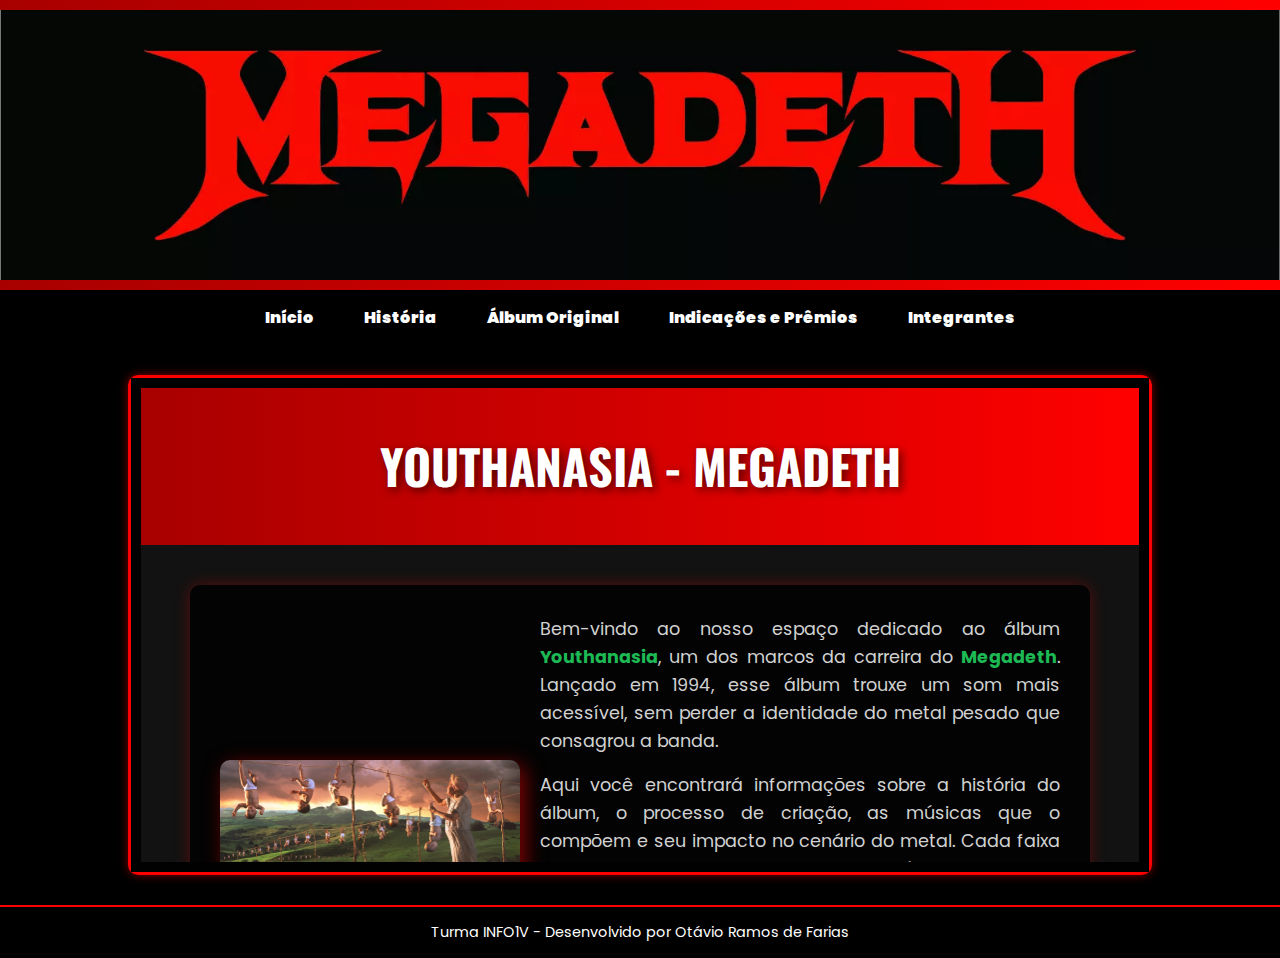
<file: index.html>
<!DOCTYPE html>
<html lang="pt-br">
<head>
    <meta charset="UTF-8">
    <meta name="viewport" content="width=device-width, initial-scale=1.0">
    <title>Megadeth - Youthanasia</title>
    <link href="https://fonts.googleapis.com/css2?family=Oswald:wght@500&family=Poppins:wght@300;400;600&display=swap" rel="stylesheet">
    <link rel="stylesheet" href="css/style.css">
</head>
<body>

    <header>
        <div class="logo">
            <img src="img/s-l1600.jpg" alt="Logo do Site">
        </div>
    </header>

    <nav>
        <ul>
            <li><a href="paginas/inicio.html" target="conteudo"><b>Início</b></a></li>
            <li><a href="paginas/pagina1.html" target="conteudo"><b>História</b></a></li>
            <li><a href="paginas/pagina2.html" target="conteudo"><b>Álbum Original</b></a></li>
            <li><a href="paginas/pagina3.html" target="conteudo"><b>Indicações e Prêmios</b></a></li>
            <li><a href="paginas/pagina4.html" target="conteudo"><b>Integrantes</b></a></li>
        </ul>
    </nav>

    <section id="conteudo-container">
        <div id="conteudo-box">
            <iframe name="conteudo" src="paginas/inicio.html"></iframe>
        </div>
    </section>

    <footer>
        <p>Turma INFO1V - Desenvolvido por Otávio Ramos de Farias</p>
    </footer>

</body>
</html>
</file>
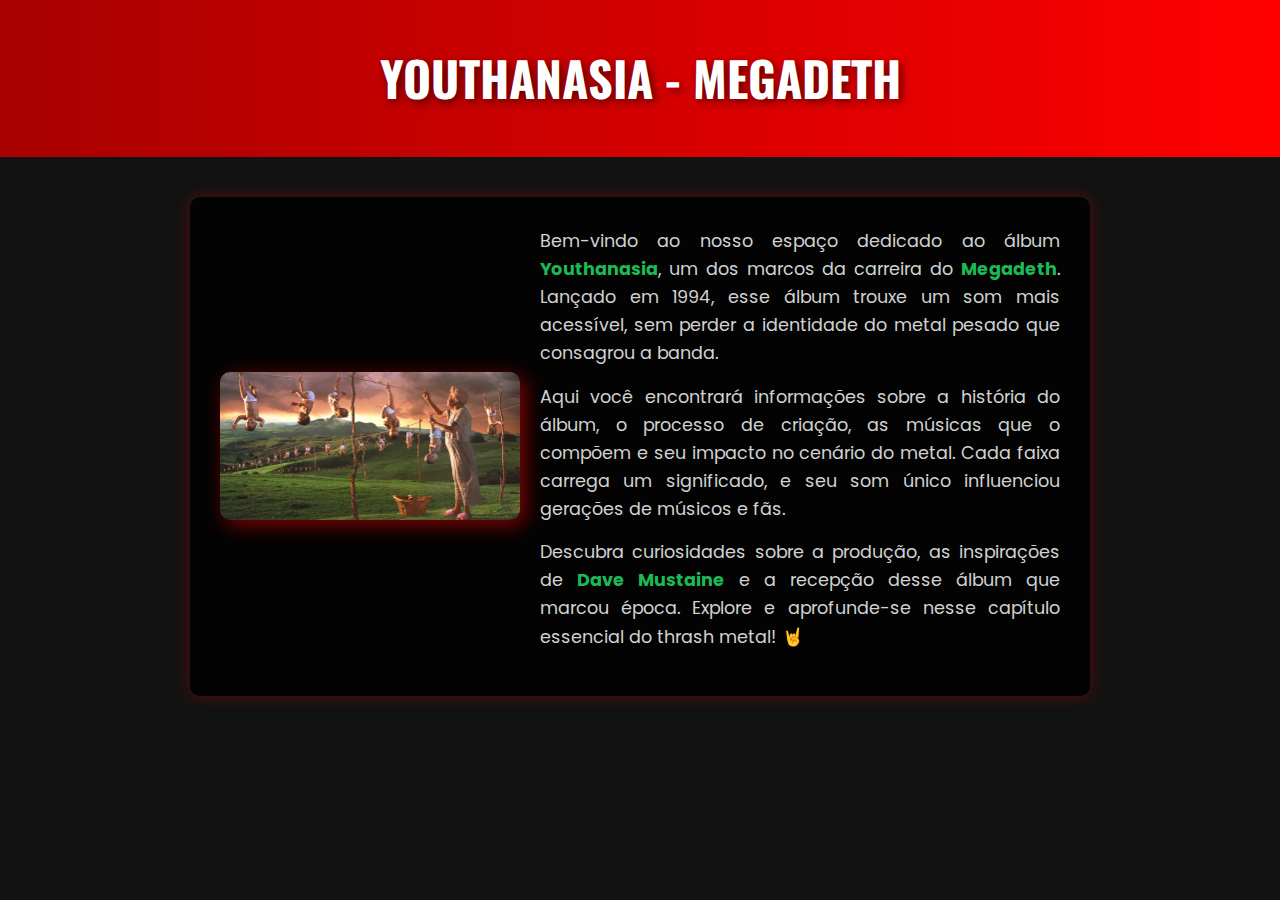
<file: paginas/inicio.html>
<!DOCTYPE html>
<html lang="pt-br">
<head>
    <meta charset="UTF-8">
    <meta name="viewport" content="width=device-width, initial-scale=1.0">
    <title>Youthanasia - Megadeth</title>

    <!-- Fonte Google -->
    <link href="https://fonts.googleapis.com/css2?family=Oswald:wght@500&family=Poppins:wght@300;400;600&display=swap" rel="stylesheet">
    
    <style>
        /* Reset Geral */
        * {
            margin: 0;
            padding: 0;
            box-sizing: border-box;
        }

        body {
            font-family: 'Poppins', sans-serif;
            color: #fff;
            text-align: justify;
            line-height: 1.6;
            background-color: #121212;
            padding: 0;
        }

        /* Cabeçalho */
        header {
            text-align: center;
            padding: 40px 20px;
            background: linear-gradient(to right, #a80000, #ff0000);
            color: white;
        }

        header h1 {
            font-size: 3em;
            font-family: 'Oswald', sans-serif;
            text-transform: uppercase;
            text-shadow: 3px 3px 10px rgba(0, 0, 0, 0.6);
        }

        /* Container do conteúdo */
        .container {
            max-width: 900px;
            margin: 40px auto;
            background: rgba(0, 0, 0, 0.8);
            padding: 30px;
            border-radius: 10px;
            box-shadow: 0px 0px 15px rgba(255, 0, 0, 0.3);
            display: flex;
            align-items: center;
        }

        /* Imagem do álbum */
        .album-cover {
            width: 300px;
            border-radius: 10px;
            margin-right: 20px;
            box-shadow: 5px 5px 20px rgba(255, 0, 0, 0.5);
        }

        /* Texto */
        .content {
            flex: 1;
        }

        p {
            margin-bottom: 15px;
            font-size: 1.1em;
            color: #d1d1d1;
        }

        b {
            color: #1DB954; /* Verde do Spotify */
        }

        /* Responsividade */
        @media (max-width: 768px) {
            header h1 {
                font-size: 2.2em;
            }

            .container {
                flex-direction: column;
                text-align: center;
                padding: 20px;
            }

            .album-cover {
                width: 90%;
                margin: 0 auto 20px;
            }
        }
    </style>
</head>

<body>

    <header>
        <h1>Youthanasia - Megadeth</h1>
    </header>

    <div class="container">
        <img src="../img/youthanasia.jpg" alt="Capa do Álbum Youthanasia" class="album-cover"> 

        <div class="content">
            <p>
                Bem-vindo ao nosso espaço dedicado ao álbum <b>Youthanasia</b>, um dos marcos da carreira do <b>Megadeth</b>.  
                Lançado em 1994, esse álbum trouxe um som mais acessível, sem perder a identidade do metal pesado que consagrou a banda.
            </p>
            <p>
                Aqui você encontrará informações sobre a história do álbum, o processo de criação, as músicas que o compõem 
                e seu impacto no cenário do metal. Cada faixa carrega um significado, e seu som único influenciou gerações de músicos e fãs.
            </p>
            <p>
                Descubra curiosidades sobre a produção, as inspirações de <b>Dave Mustaine</b> e a recepção desse álbum que marcou época.
                Explore e aprofunde-se nesse capítulo essencial do thrash metal! 🤘
            </p>
        </div>
    </div>

</body>
</html>
</file>
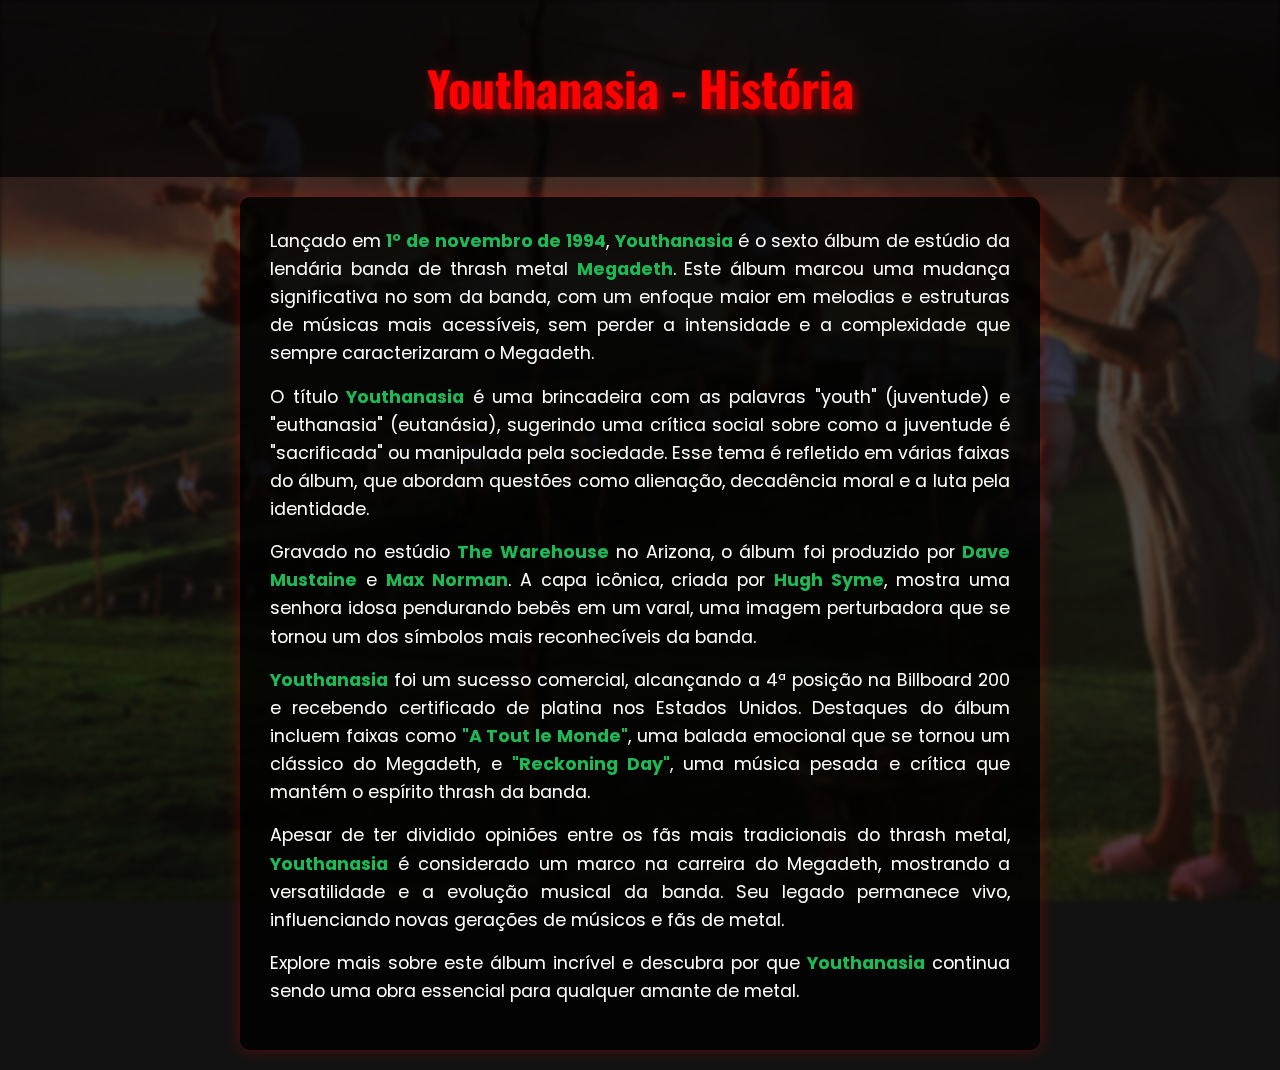
<file: paginas/pagina1.html>
<!DOCTYPE html>
<html lang="pt-br">
<head>
    <meta charset="UTF-8">
    <meta name="viewport" content="width=device-width, initial-scale=1.0">
    <title>Youthanasia - Megadeth</title>
    
    <!-- Fonte Google -->
    <link href="https://fonts.googleapis.com/css2?family=Oswald:wght@500&family=Poppins:wght@300;400;600&display=swap" rel="stylesheet">
    
    <style>
        /* Reset Geral */
        * {
            margin: 0;
            padding: 0;
            box-sizing: border-box;
        }

        body {
            font-family: 'Poppins', sans-serif;
            color: #fff;
            text-align: justify;
            line-height: 1.6;
            background-color: #121212;
            position: relative;
            padding: 0;
        }

        /* Fundo com imagem escurecida */
        .background {
            position: fixed;
            top: 0;
            left: 0;
            width: 100%;
            height: 100%;
            object-fit: cover;
            z-index: -1;
            filter: brightness(30%) blur(2px);
        }

        /* Cabeçalho */
        header {
            text-align: center;
            padding: 50px 20px;
            background: rgba(0, 0, 0, 0.7);
        }

        header h1 {
            font-size: 3em;
            font-family: 'Oswald', sans-serif;
            color: #f00; /* Vermelho Megadeth */
            text-shadow: 3px 3px 10px rgba(255, 0, 0, 0.6);
        }

        /* Container do conteúdo */
        .content {
            max-width: 800px;
            margin: 20px auto;
            padding: 30px;
            background: rgba(0, 0, 0, 0.8);
            border-radius: 10px;
            box-shadow: 0px 0px 15px rgba(255, 0, 0, 0.3);
        }

        /* Texto */
        p {
            margin-bottom: 15px;
            font-size: 1.1em;
        }

        /* Destaques em negrito */
        b {
            color: #1DB954; /* Verde do Spotify */
        }

        /* Responsividade */
        @media (max-width: 768px) {
            header h1 {
                font-size: 2.2em;
            }

            .content {
                padding: 20px;
            }
        }
    </style>
</head>

<body>

    <img src="../img/youthanasia.jpg" alt="Capa do Álbum Youthanasia" class="background"> 

    <header>
        <h1>Youthanasia - História</h1>
    </header>

    <div class="content">
        <p>
            Lançado em <b>1º de novembro de 1994</b>, <b>Youthanasia</b> é o sexto álbum de estúdio da lendária banda de thrash metal <b>Megadeth</b>. 
            Este álbum marcou uma mudança significativa no som da banda, com um enfoque maior em melodias e estruturas de músicas mais acessíveis, 
            sem perder a intensidade e a complexidade que sempre caracterizaram o Megadeth.
        </p>
        <p>
            O título <b>Youthanasia</b> é uma brincadeira com as palavras "youth" (juventude) e "euthanasia" (eutanásia), sugerindo uma crítica social 
            sobre como a juventude é "sacrificada" ou manipulada pela sociedade. Esse tema é refletido em várias faixas do álbum, que abordam questões 
            como alienação, decadência moral e a luta pela identidade.
        </p>
        <p>
            Gravado no estúdio <b>The Warehouse</b> no Arizona, o álbum foi produzido por <b>Dave Mustaine</b> e <b>Max Norman</b>. A capa icônica, criada por <b>Hugh Syme</b>, 
            mostra uma senhora idosa pendurando bebês em um varal, uma imagem perturbadora que se tornou um dos símbolos mais reconhecíveis da banda.
        </p>
        <p>
            <b>Youthanasia</b> foi um sucesso comercial, alcançando a 4ª posição na Billboard 200 e recebendo certificado de platina nos Estados Unidos. 
            Destaques do álbum incluem faixas como <b>"A Tout le Monde"</b>, uma balada emocional que se tornou um clássico do Megadeth, e <b>"Reckoning Day"</b>, 
            uma música pesada e crítica que mantém o espírito thrash da banda.
        </p>
        <p>
            Apesar de ter dividido opiniões entre os fãs mais tradicionais do thrash metal, <b>Youthanasia</b> é considerado um marco na carreira do Megadeth, 
            mostrando a versatilidade e a evolução musical da banda. Seu legado permanece vivo, influenciando novas gerações de músicos e fãs de metal.
        </p>
        <p>
            Explore mais sobre este álbum incrível e descubra por que <b>Youthanasia</b> continua sendo uma obra essencial para qualquer amante de metal.
        </p>
    </div>

</body>
</html>
</file>
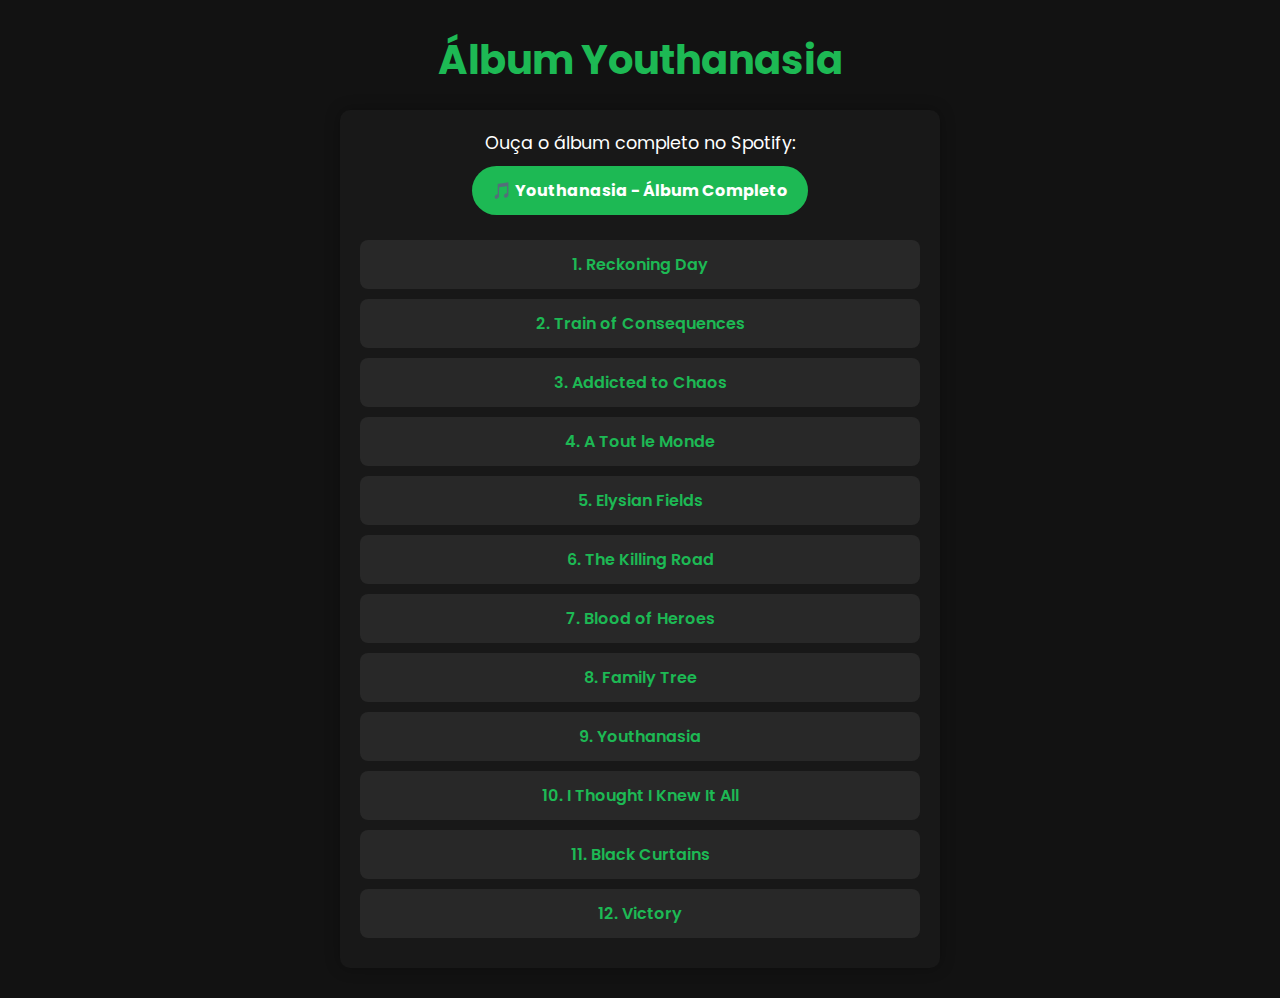
<file: paginas/pagina2.html>
<!DOCTYPE html>
<html lang="pt-br">
<head>
    <meta charset="UTF-8">
    <meta name="viewport" content="width=device-width, initial-scale=1.0">
    <title>Álbum - Youthanasia</title>
    <link href="https://fonts.googleapis.com/css2?family=Poppins:wght@300;400;600&display=swap" rel="stylesheet">
    <style>
        /* Reset e Estilização Geral */
        * {
            margin: 0;
            padding: 0;
            box-sizing: border-box;
        }

        body {
            font-family: 'Poppins', sans-serif;
            background-color: #121212; /* Preto Spotify */
            color: #fff;
            text-align: center;
            padding: 30px 20px;
        }

        h1 {
            font-size: 2.5em;
            margin-bottom: 20px;
            color: #1DB954;
        }

        .album-container {
            max-width: 600px;
            margin: auto;
            background-color: #181818; /* Cinza escuro */
            padding: 20px;
            border-radius: 10px;
            box-shadow: 0px 0px 15px rgba(0, 0, 0, 0.3);
        }

        .album-link {
            margin-bottom: 25px;
        }

        .album-link p {
            font-size: 1.1em;
            margin-bottom: 10px;
        }

        .album-link a {
            display: inline-block;
            background-color: #1DB954;
            color: #fff;
            text-decoration: none;
            font-weight: bold;
            padding: 12px 20px;
            border-radius: 30px;
            transition: background 0.3s;
        }

        .album-link a:hover {
            background-color: #169c46;
        }

        .musica {
            margin: 10px 0;
        }

        .musica a {
            display: block;
            background-color: #282828;
            color: #1DB954;
            padding: 12px;
            border-radius: 8px;
            text-decoration: none;
            font-weight: 600;
            transition: background 0.3s, transform 0.2s;
        }

        .musica a:hover {
            background-color: #1DB954;
            color: #fff;
            transform: scale(1.05);
        }
    </style>
</head>
<body>

    <h1>Álbum Youthanasia</h1>

    <div class="album-container">
        
        <div class="album-link">
            <p>Ouça o álbum completo no Spotify:</p>
            <a href="https://open.spotify.com/intl-pt/album/5iBvQWRRazoyt7CrEPFBsW?si=aNdxgbYKS0GXOwPoJe-Ayg" target="_blank">🎵 Youthanasia - Álbum Completo</a>
        </div>

        <div class="musica"><a href="https://open.spotify.com/intl-pt/track/6enX7gZxEYmmT2fgp0VWM3?si=36d1507737f04f7a" target="_blank">1. Reckoning Day</a></div>
        <div class="musica"><a href="https://open.spotify.com/intl-pt/track/19Wj19suQmzZAhMNQz8JrO?si=b4b4983aa90d43fa" target="_blank">2. Train of Consequences</a></div>
        <div class="musica"><a href="https://open.spotify.com/intl-pt/track/4LMTMCvjRkgI81MM1hs1nK?si=551bc3d8e58648d8" target="_blank">3. Addicted to Chaos</a></div>
        <div class="musica"><a href="https://open.spotify.com/intl-pt/track/77Rn1FxBGeqDUXTD2QFeCb?si=b135228818774713" target="_blank">4. A Tout le Monde</a></div>
        <div class="musica"><a href="https://open.spotify.com/intl-pt/track/1xbIQq6N4wbdzhKFAiEgKb?si=65f0a15c43e44a1c" target="_blank">5. Elysian Fields</a></div>
        <div class="musica"><a href="https://open.spotify.com/intl-pt/track/5MELO3GLE0jUFDwnm6tBn7?si=ee355f24907f43df" target="_blank">6. The Killing Road</a></div>
        <div class="musica"><a href="https://open.spotify.com/intl-pt/track/4jv45d0y221qboBB0UJWgW?si=5a653ed29e35453b" target="_blank">7. Blood of Heroes</a></div>
        <div class="musica"><a href="https://open.spotify.com/intl-pt/track/2sx5nmv3hiPWiEYWmkVBJW?si=8cf48c4eba5e4f1e" target="_blank">8. Family Tree</a></div>
        <div class="musica"><a href="https://open.spotify.com/intl-pt/track/1U1YFMqyocts23ioa74vgc?si=57ea4e484378433b" target="_blank">9. Youthanasia</a></div>
        <div class="musica"><a href="https://open.spotify.com/intl-pt/track/1ztoXluqtCV4eH6d4ap5gE?si=f446e6887b4245f8" target="_blank">10. I Thought I Knew It All</a></div>
        <div class="musica"><a href="https://open.spotify.com/intl-pt/track/69jH4fdxtyYaUflBKerbmu?si=cf10364175e04d2e" target="_blank">11. Black Curtains</a></div>
        <div class="musica"><a href="https://open.spotify.com/intl-pt/track/02VcRqgXXFbJMUf8afzGdG?si=8defd11a8a50408" target="_blank">12. Victory</a></div>

    </div>

</body>
</html>
</file>
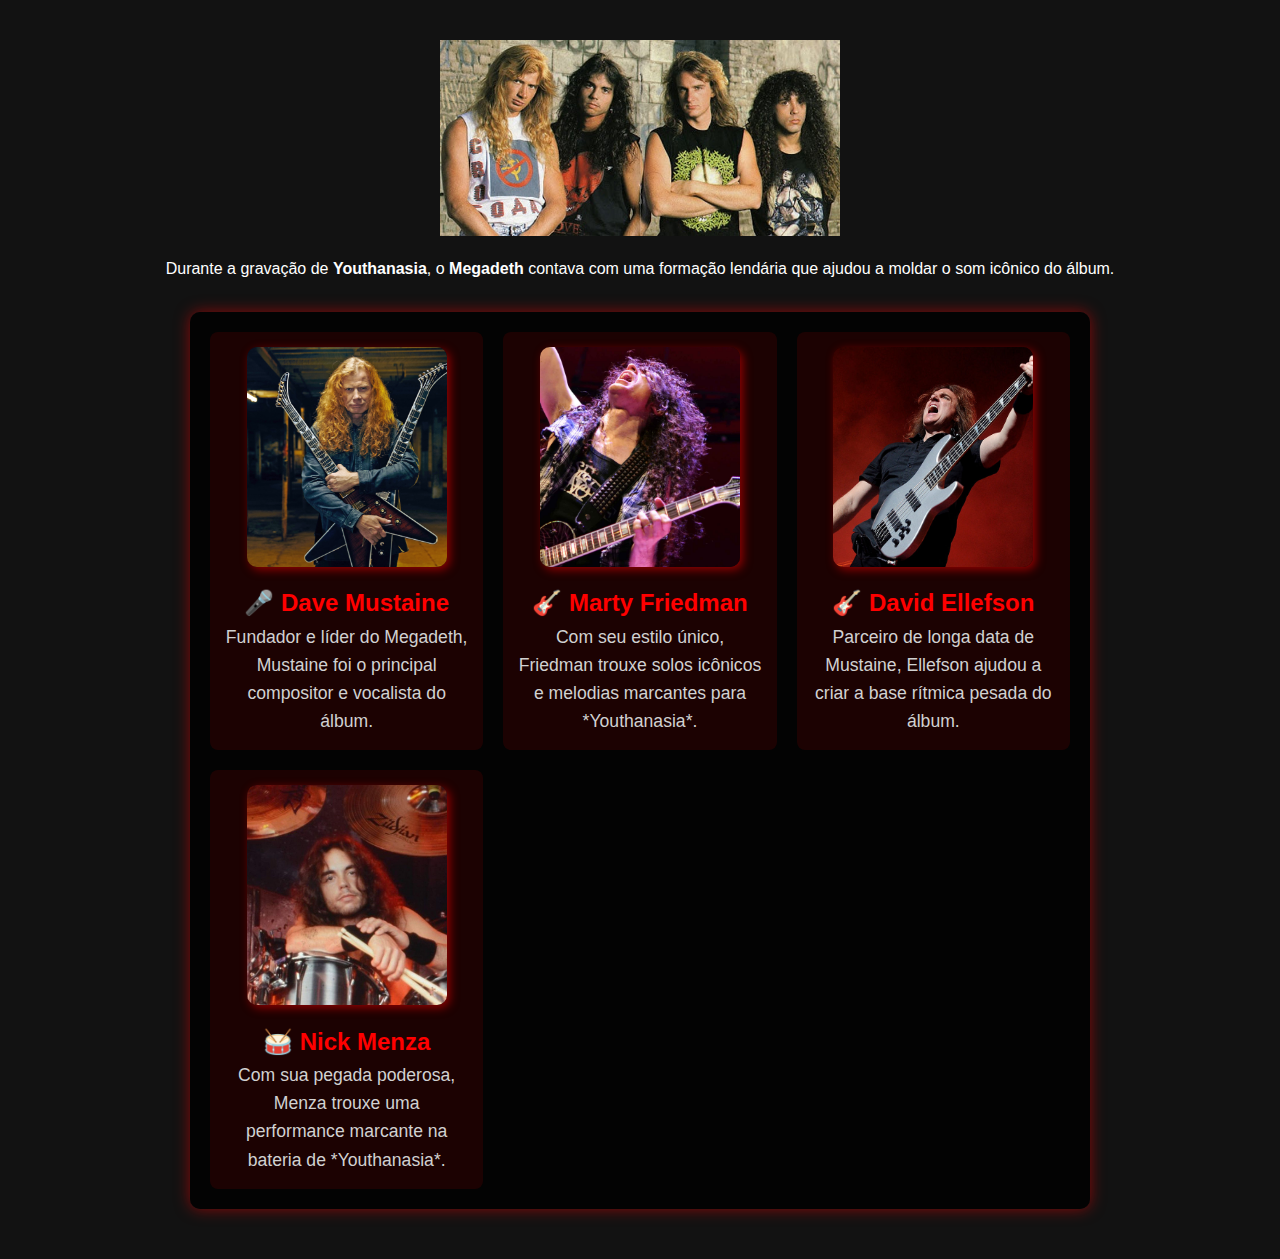
<file: paginas/pagina4.html>
<!DOCTYPE html>
<html lang="pt-br">
<head>
    <meta charset="UTF-8">
    <meta name="viewport" content="width=device-width, initial-scale=1.0">
    <title>Integrantes do Megadeth - Youthanasia</title>
    
    <style>
        /* Reset Geral */
        * {
            margin: 0;
            padding: 0;
            box-sizing: border-box;
        }

        body {
            font-family: 'Poppins', sans-serif;
            color: white;
            text-align: center;
            line-height: 1.6;
            background-color: #121212;
            padding: 20px;
        }

        /* Título */
        .titulo {
            width: 400px;
            margin: 20px auto;
            display: block;
        }

        /* Container dos integrantes */
        .integrantes-container {
            display: grid;
            grid-template-columns: repeat(auto-fit, minmax(250px, 1fr));
            gap: 20px;
            max-width: 900px;
            margin: 30px auto;
            padding: 20px;
            background: rgba(0, 0, 0, 0.8);
            border-radius: 10px;
            box-shadow: 0 0 15px rgba(255, 0, 0, 0.5);
        }

        /* Bloco de cada integrante */
        .integrante {
            background: rgba(255, 0, 0, 0.1);
            padding: 15px;
            border-radius: 8px;
            transition: 0.3s ease-in-out;
        }

        .integrante:hover {
            background: rgba(255, 0, 0, 0.3);
            transform: scale(1.05);
        }

        /* Imagem dos integrantes */
        .integrante img {
            width: 100%;
            max-width: 200px;
            height: 220px;
            object-fit: cover;
            border-radius: 10px;
            box-shadow: 3px 3px 10px rgba(255, 0, 0, 0.5);
        }

        /* Nome e papel na banda */
        .integrante h2 {
            font-size: 1.5em;
            color: #ff0000;
            margin-top: 10px;
        }

        .integrante p {
            font-size: 1.1em;
            color: #d1d1d1;
        }

        /* Responsividade */
        @media (max-width: 768px) {
            .titulo {
                width: 80%;
            }
            .integrantes-container {
                padding: 15px;
            }
        }
    </style>
</head>
<body>

    <img src="../img/integrantes-title.png" alt="Integrantes do Megadeth" class="titulo">

    <p>Durante a gravação de <b>Youthanasia</b>, o <b>Megadeth</b> contava com uma formação lendária que ajudou a moldar o som icônico do álbum.</p>

    <div class="integrantes-container">
        <div class="integrante">
            <img src="../img/mustaine.png" alt="Dave Mustaine">
            <h2>🎤 Dave Mustaine</h2>
            <p>Fundador e líder do Megadeth, Mustaine foi o principal compositor e vocalista do álbum.</p>
        </div>

        <div class="integrante">
            <img src="../img/friedman.png" alt="Marty Friedman">
            <h2>🎸 Marty Friedman</h2>
            <p>Com seu estilo único, Friedman trouxe solos icônicos e melodias marcantes para *Youthanasia*.</p>
        </div>

        <div class="integrante">
            <img src="../img/ellefson.png" alt="David Ellefson">
            <h2>🎸 David Ellefson</h2>
            <p>Parceiro de longa data de Mustaine, Ellefson ajudou a criar a base rítmica pesada do álbum.</p>
        </div>

        <div class="integrante">
            <img src="../img/menza.png" alt="Nick Menza">
            <h2>🥁 Nick Menza</h2>
            <p>Com sua pegada poderosa, Menza trouxe uma performance marcante na bateria de *Youthanasia*.</p>
        </div>
    </div>

</body>
</html>
</file>
<file: css/style.css>
* {
    margin: 0;
    padding: 0;
    box-sizing: border-box;
}

body {
    font-family: 'Poppins', sans-serif;
    margin: 0;
    padding: 0;
    background-color: #000000;
    color: white;
    text-align: center;
}

header {
    background: linear-gradient(to right, #a80000, #ff0000);
    padding: 10px 0;
}

.logo img {
    display: block;
    margin: 0 auto;
    width: 100%;
    max-height: 270px;
    object-fit: cover;
}

nav {
    background-color: black;
    padding: 5px 0;
}

nav ul {
    list-style: none;
    padding: 0;
    margin: 0;
    display: flex;
    justify-content: center;
}

nav ul li {
    margin: 0 10px;
}

nav ul li a {
    text-decoration: none;
    color: white;
    font-weight: bold;
    padding: 10px 15px;
    display: inline-block;
    border-radius: 5px;
    transition: 0.3s ease-in-out;
}

nav ul li a:hover {
    background-color: #ff0000;
    color: black;
}

#conteudo-container {
    width: 80%;
    height: 500px;
    margin: 30px auto;
    background: rgba(255, 255, 255, 0.05);
    box-shadow: 0 0 10px rgba(255, 0, 0, 0.5);
    display: flex;
    justify-content: center;
    align-items: center;
    border-radius: 10px;
    overflow: hidden;
    transition: all 0.3s ease-in-out;
}

#conteudo-box {
    width: 100%;
    height: 100%;
    border: 3px solid #ff0000;
    padding: 10px;
    background-color: rgba(0, 0, 0, 0.9);
    box-shadow: 0 0 15px rgba(255, 0, 0, 0.5);
}

iframe {
    width: 100%;
    height: 100%;
    border: none;
    display: block;
}

footer {
    background-color: black;
    color: white;
    padding: 15px;
    margin-top: 20px;
    text-align: center;
    font-size: 0.9em;
    border-top: 2px solid #ff0000;
}


@media (max-width: 768px) {
    nav ul {
        flex-direction: column;
        align-items: center;
    }

    nav ul li {
        margin: 5px 0;
    }

    #conteudo-container {
        width: 95%;
        height: 400px;
    }
}
</file>
